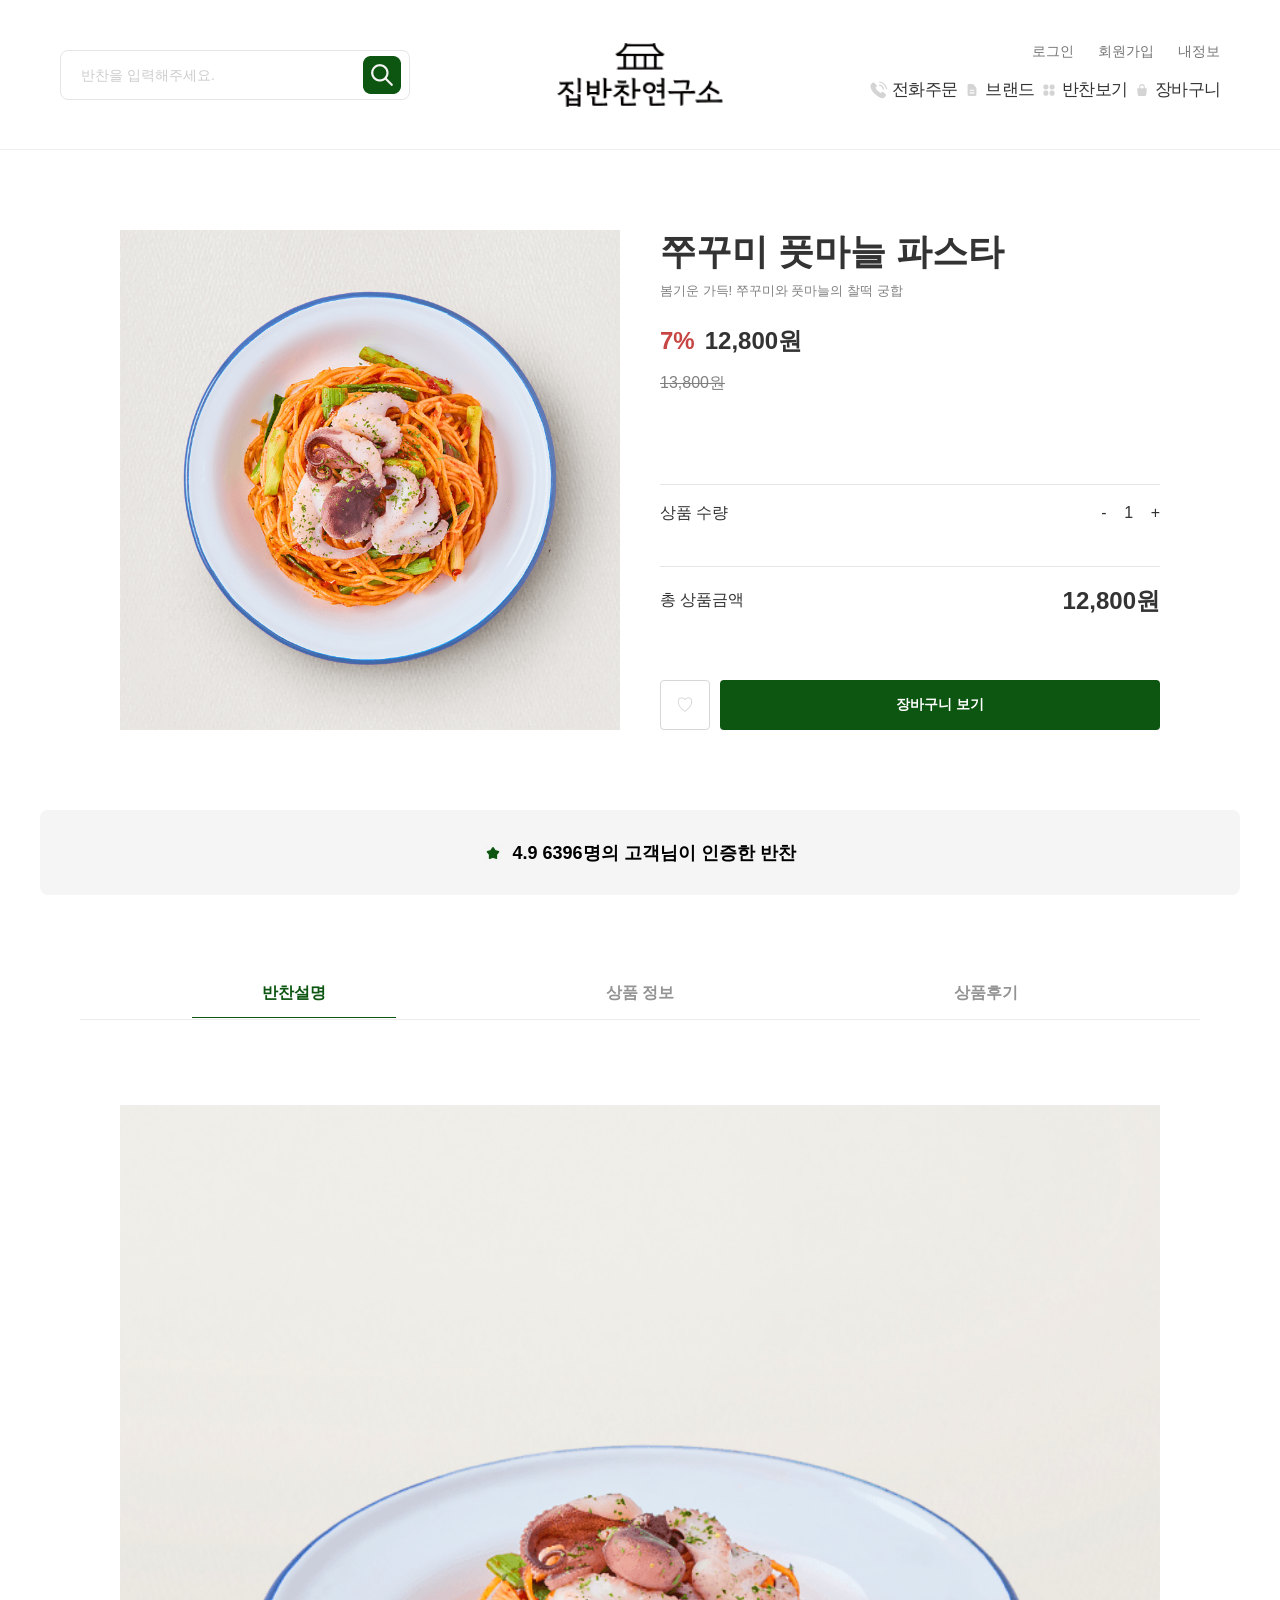
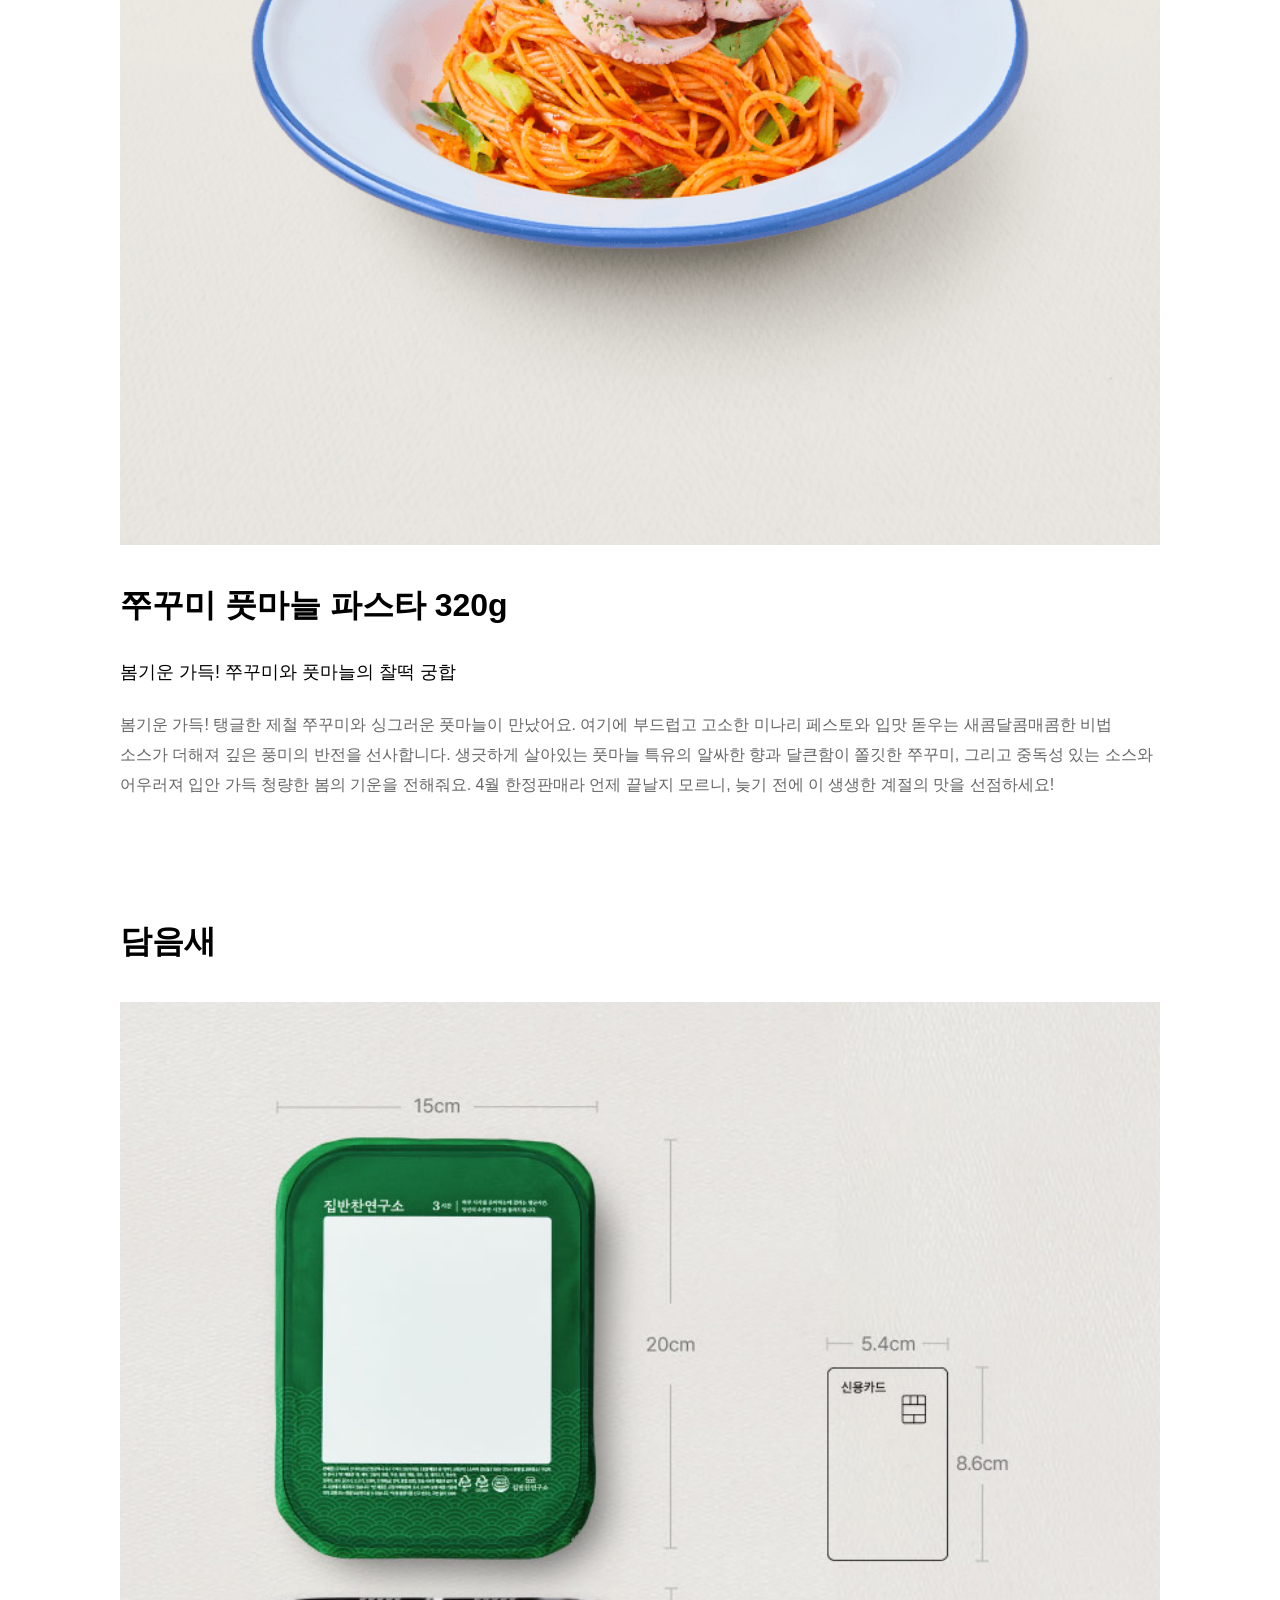
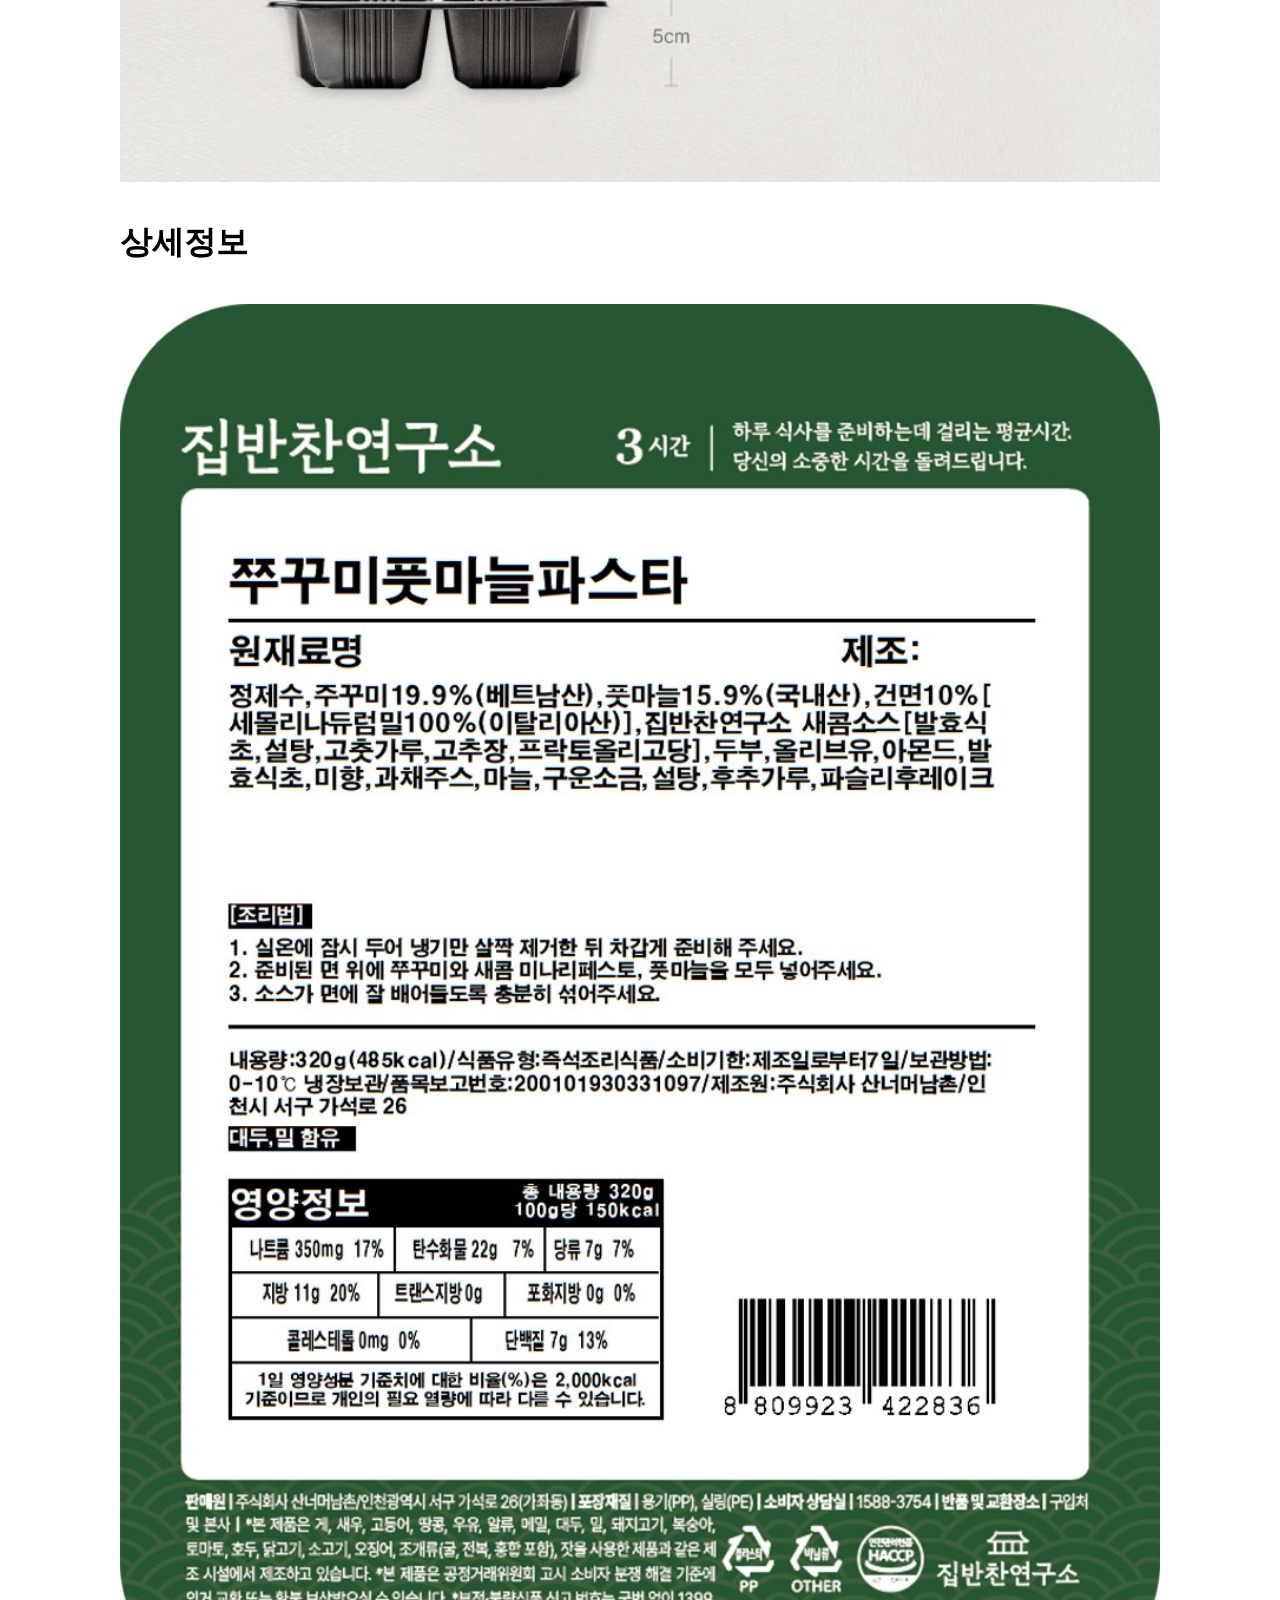
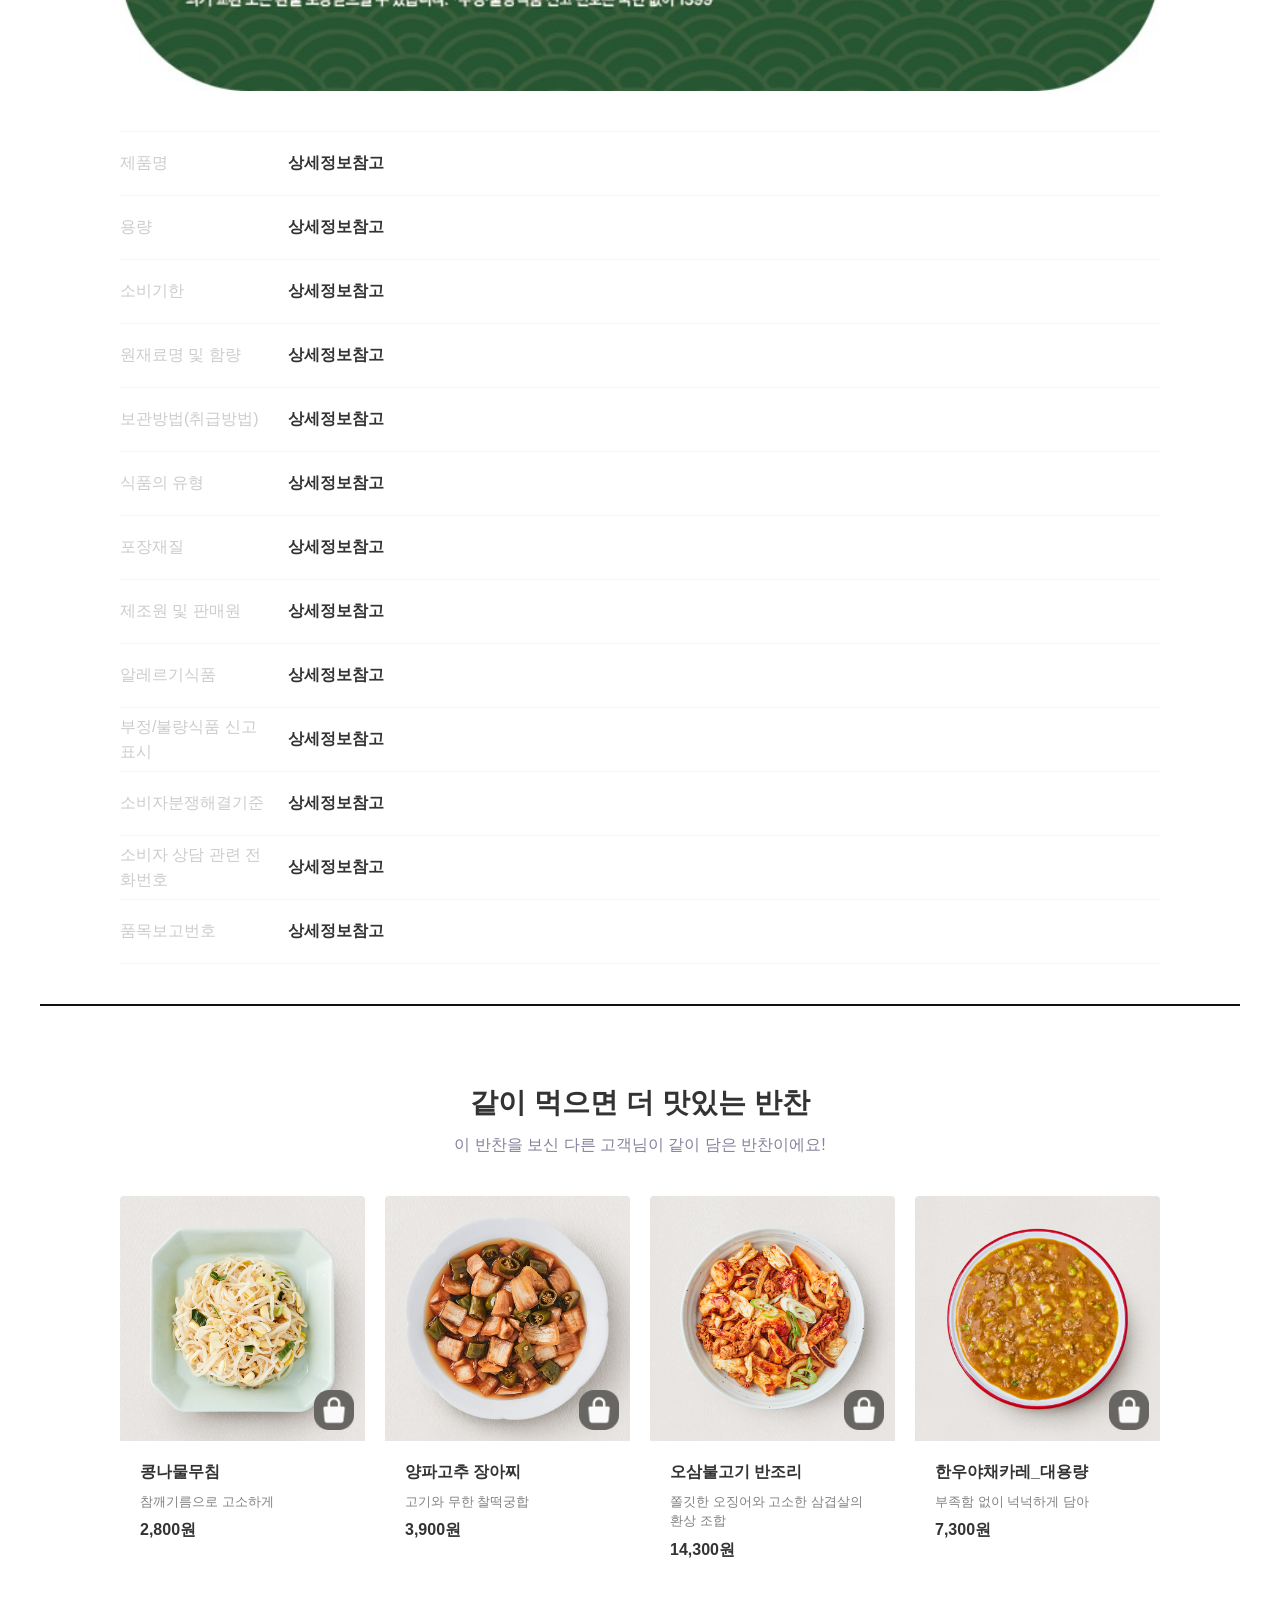
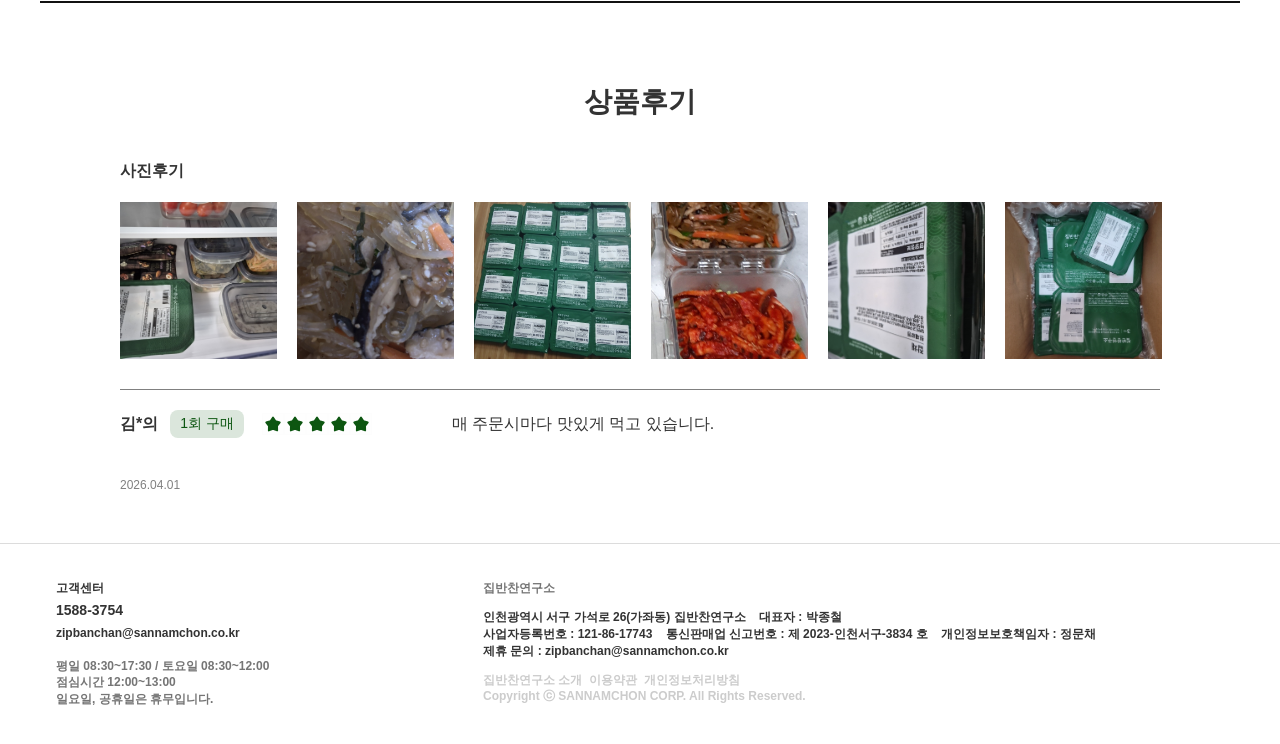
<file: sub1.html>
﻿<!doctype html>
<html lang="ko">
  <head>
    <meta charset="UTF-8" />
    <meta name="viewport" content="width=device-width, initial-scale=1.0" />
    <title>집반찬연구소 상품 상세 | 최홍준 포트폴리오</title>
    <meta
      name="description"
      content="집반찬연구소 상품 상세 화면을 커머스 구매 흐름에 맞춰 재구성한 반응형 웹 퍼블리싱 페이지입니다."
    />
    <link rel="stylesheet" href="./css/reset.css" />
    <link rel="stylesheet" href="./css/common.css" />
    <link rel="stylesheet" href="./css/main.css" />
    <link rel="stylesheet" href="./css/sub1.css" />
  </head>
  <body>
    <div class="wrap">
      <!-- 헤더 영역 -->
      <header class="site-header" aria-label="헤더 영역">
        <div class="header-box-group" aria-label="헤더 자식 박스 영역">
          <div class="header-box header-box--search" aria-label="search 박스">
            <div class="search-box">
              <input
                type="text"
                placeholder="반찬을 입력해주세요."
                aria-label="검색어 입력"
              />
              <button class="search-button" type="button" aria-label="검색">
                <img src="./images/logo/icon4.png" alt="검색" />
              </button>
            </div>
          </div>
          <div class="header-box header-box--logo" aria-label="logo 박스">
            <a
              href="./index.html"
              class="header-link logo-box"
              aria-label="집반찬연구소 로고"
            >
              <img src="./images/logo/logo1.png" alt="집반찬연구소" />
            </a>
          </div>
          <div class="header-box header-box--right" aria-label="right 박스">
            <div class="utility-box">
              <div class="utility-top">
                <span class="utility-item">로그인</span>
                <span class="utility-item">회원가입</span>
                <span class="utility-item">내정보</span>
              </div>
              <div class="utility-bottom">
                <span class="utility-icon-item"
                  ><img
                    src="./images/logo/icon4.svg"
                    alt=""
                    aria-hidden="true"
                  />전화주문</span
                >
                <span class="utility-icon-item"
                  ><img
                    src="./images/logo/icon5.svg"
                    alt=""
                    aria-hidden="true"
                  />브랜드</span
                >
                <span class="utility-icon-item"
                  ><img
                    src="./images/logo/icon6.svg"
                    alt=""
                    aria-hidden="true"
                  />반찬보기</span
                >
                <span class="utility-icon-item"
                  ><img
                    src="./images/logo/icon7.svg"
                    alt=""
                    aria-hidden="true"
                  />장바구니</span
                >
              </div>
            </div>
          </div>
        </div>
      </header>
      <!-- 메인 영역 -->
      <main class="main">
        <section class="box box1">
          <div class="box1-inner">
            <div class="box1-image">
              <img
                src="./images/Details/1boximg.png"
                alt="쭈꾸미 풋마늘 파스타"
              />
            </div>

            <div class="box1-info">
              <h2 class="product-title">쭈꾸미 풋마늘 파스타</h2>
              <p class="product-desc">
                봄기운 가득! 쭈꾸미와 풋마늘의 찰떡 궁합
              </p>

              <div class="price-row">
                <span class="discount-rate">7%</span>
                <strong class="sale-price">12,800원</strong>
              </div>

              <p class="origin-price">13,800원</p>

              <div class="info-line">
                <span>상품 수량</span>
                <div class="qty-box">
                  <button type="button" class="qty-btn">-</button>
                  <span class="qty-num">1</span>
                  <button type="button" class="qty-btn">+</button>
                </div>
              </div>

              <div class="total-line">
                <span class="total-label">총 상품금액</span>
                <strong class="total-price">12,800원</strong>
              </div>

              <div class="action-row">
                <button type="button" class="wish-btn">♡</button>
                <button type="button" class="cart-btn">장바구니 보기</button>
              </div>
            </div>
          </div>
        </section>

        <section class="box box2">
          <div class="box2-inner">
            <img
              class="box2-icon"
              src="./images/Details/1boxicon.svg"
              alt="별 아이콘"
            />
            <p>4.9 6396명의 고객님이 인증한 반찬</p>
          </div>
        </section>

        <section class="box box3">
          <div class="box3-inner">
            <button type="button" class="box3-tab is-active">반찬설명</button>
            <button type="button" class="box3-tab">상품 정보</button>
            <button type="button" class="box3-tab">상품후기</button>
          </div>
        </section>

        <section class="box box4">
          <div class="box4-inner">
            <img
              src="./images/Details/box3img1.png"
              alt="쭈꾸미 풋마늘 파스타 이미지"
              class="box4-image box4-image1"
            />

            <div class="box4-copy">
              <h3 class="box4-title">쭈꾸미 풋마늘 파스타 320g</h3>
              <p class="box4-subtitle">
                봄기운 가득! 쭈꾸미와 풋마늘의 찰떡 궁합
              </p>
              <p class="box4-desc">
                봄기운 가득! 탱글한 제철 쭈꾸미와 싱그러운 풋마늘이 만났어요.
                여기에 부드럽고 고소한 미나리 페스토와 입맛 돋우는
                새콤달콤매콤한 비법 소스가 더해져 깊은 풍미의 반전을 선사합니다.
                생긋하게 살아있는 풋마늘 특유의 알싸한 향과 달큰함이 쫄깃한
                쭈꾸미, 그리고 중독성 있는 소스와 어우러져 입안 가득 청량한 봄의
                기운을 전해줘요. 4월 한정판매라 언제 끝날지 모르니, 늦기 전에 이
                생생한 계절의 맛을 선점하세요!
              </p>
            </div>

            <h4 class="box4-section-title">담음새</h4>
            <img
              src="./images/Details/box3img2.jpg"
              alt="쭈꾸미 풋마늘 파스타 포장 정보"
              class="box4-image box4-image2"
            />

            <h4 class="box4-section-title">상세정보</h4>
            <img
              src="./images/Details/box3img3.jpg"
              alt="쭈꾸미 풋마늘 파스타 상세 정보"
              class="box4-image box4-image3"
            />

            <div class="box4-table">
              <div class="box4-table-row">
                <div class="box4-table-label">제품명</div>
                <div class="box4-table-value">상세정보참고</div>
              </div>
              <div class="box4-table-row">
                <div class="box4-table-label">용량</div>
                <div class="box4-table-value">상세정보참고</div>
              </div>
              <div class="box4-table-row">
                <div class="box4-table-label">소비기한</div>
                <div class="box4-table-value">상세정보참고</div>
              </div>
              <div class="box4-table-row">
                <div class="box4-table-label">원재료명 및 함량</div>
                <div class="box4-table-value">상세정보참고</div>
              </div>
              <div class="box4-table-row">
                <div class="box4-table-label">보관방법(취급방법)</div>
                <div class="box4-table-value">상세정보참고</div>
              </div>
              <div class="box4-table-row">
                <div class="box4-table-label">식품의 유형</div>
                <div class="box4-table-value">상세정보참고</div>
              </div>
              <div class="box4-table-row">
                <div class="box4-table-label">포장재질</div>
                <div class="box4-table-value">상세정보참고</div>
              </div>
              <div class="box4-table-row">
                <div class="box4-table-label">제조원 및 판매원</div>
                <div class="box4-table-value">상세정보참고</div>
              </div>
              <div class="box4-table-row">
                <div class="box4-table-label">알레르기식품</div>
                <div class="box4-table-value">상세정보참고</div>
              </div>
              <div class="box4-table-row">
                <div class="box4-table-label">부정/불량식품 신고표시</div>
                <div class="box4-table-value">상세정보참고</div>
              </div>
              <div class="box4-table-row">
                <div class="box4-table-label">소비자분쟁해결기준</div>
                <div class="box4-table-value">상세정보참고</div>
              </div>
              <div class="box4-table-row">
                <div class="box4-table-label">소비자 상담 관련 전화번호</div>
                <div class="box4-table-value">상세정보참고</div>
              </div>
              <div class="box4-table-row">
                <div class="box4-table-label">품목보고번호</div>
                <div class="box4-table-value">상세정보참고</div>
              </div>
            </div>
          </div>
        </section>

        <section class="box box5">
          <div class="box5-inner">
            <h3 class="box5-title">같이 먹으면 더 맛있는 반찬</h3>
            <p class="box5-desc">
              이 반찬을 보신 다른 고객님이 같이 담은 반찬이에요!
            </p>

            <div class="box5-list">
              <article class="box5-card">
                <div class="box5-image-wrap">
                  <img
                    src="./images/Details/box4img1.jpg"
                    alt="콩나물무침"
                    class="box5-image"
                  />
                  <img
                    src="./images/Details/box4icon1.png"
                    alt="장바구니 아이콘"
                    class="box5-cart-icon"
                  />
                </div>
                <div class="box5-info">
                  <p class="box5-item-title">콩나물무침</p>
                  <p class="box5-item-desc">참깨기름으로 고소하게</p>
                  <p class="box5-item-price">2,800원</p>
                </div>
              </article>

              <article class="box5-card">
                <div class="box5-image-wrap">
                  <img
                    src="./images/Details/box4img2.jpg"
                    alt="양파고추 장아찌"
                    class="box5-image"
                  />
                  <img
                    src="./images/Details/box4icon1.png"
                    alt="장바구니 아이콘"
                    class="box5-cart-icon"
                  />
                </div>
                <div class="box5-info">
                  <p class="box5-item-title">양파고추 장아찌</p>
                  <p class="box5-item-desc">고기와 무한 찰떡궁합</p>
                  <p class="box5-item-price">3,900원</p>
                </div>
              </article>

              <article class="box5-card">
                <div class="box5-image-wrap">
                  <img
                    src="./images/Details/box4img3.jpg"
                    alt="오삼불고기 반조리"
                    class="box5-image"
                  />
                  <img
                    src="./images/Details/box4icon1.png"
                    alt="장바구니 아이콘"
                    class="box5-cart-icon"
                  />
                </div>
                <div class="box5-info">
                  <p class="box5-item-title">오삼불고기 반조리</p>
                  <p class="box5-item-desc">
                    쫄깃한 오징어와 고소한 삼겹살의 환상 조합
                  </p>
                  <p class="box5-item-price">14,300원</p>
                </div>
              </article>

              <article class="box5-card">
                <div class="box5-image-wrap">
                  <img
                    src="./images/Details/box4img4.jpg"
                    alt="한우야채카레 대용량"
                    class="box5-image"
                  />
                  <img
                    src="./images/Details/box4icon1.png"
                    alt="장바구니 아이콘"
                    class="box5-cart-icon"
                  />
                </div>
                <div class="box5-info">
                  <p class="box5-item-title">한우야채카레_대용량</p>
                  <p class="box5-item-desc">부족함 없이 넉넉하게 담아</p>
                  <p class="box5-item-price">7,300원</p>
                </div>
              </article>
            </div>
          </div>
        </section>

        <section class="box box6">
          <div class="box6-inner">
            <h3 class="box6-title">상품후기</h3>
            <p class="box6-photo-title">사진후기</p>

            <div class="box6-photo-list">
              <img
                src="./images/box5/img1.jpg"
                alt="상품후기 이미지 1"
                class="box6-photo"
              />
              <img
                src="./images/box5/img2.jpg"
                alt="상품후기 이미지 2"
                class="box6-photo"
              />
              <img
                src="./images/box5/img3.jpg"
                alt="상품후기 이미지 3"
                class="box6-photo"
              />
              <img
                src="./images/box5/img4.jpg"
                alt="상품후기 이미지 4"
                class="box6-photo"
              />
              <img
                src="./images/box5/img5.jpg"
                alt="상품후기 이미지 5"
                class="box6-photo"
              />
              <img
                src="./images/box5/img6.jpg"
                alt="상품후기 이미지 6"
                class="box6-photo"
              />
            </div>

            <div class="box6-review">
              <div class="box6-review-top">
                <div class="box6-review-left">
                  <span class="box6-review-name">김*의</span>
                  <span class="box6-review-badge">1회 구매</span>

                  <div class="box6-review-stars" aria-label="별점 5점">
                    <img
                      src="./images/Details/1boxicon.svg"
                      alt=""
                      class="box6-star"
                    />
                    <img
                      src="./images/Details/1boxicon.svg"
                      alt=""
                      class="box6-star"
                    />
                    <img
                      src="./images/Details/1boxicon.svg"
                      alt=""
                      class="box6-star"
                    />
                    <img
                      src="./images/Details/1boxicon.svg"
                      alt=""
                      class="box6-star"
                    />
                    <img
                      src="./images/Details/1boxicon.svg"
                      alt=""
                      class="box6-star"
                    />
                  </div>
                </div>

                <p class="box6-review-text">
                  매 주문시마다 맛있게 먹고 있습니다.
                </p>
              </div>

              <p class="box6-review-date">2026.04.01</p>
            </div>
          </div>
        </section>
      </main>
      <div class="footer-divider" aria-hidden="true"></div>
      <!-- 풋터 영역 -->
      <footer class="site-footer" aria-label="풋터 영역">
        <div class="footer-box-group" aria-label="풋터 자식 박스 영역">
          <div
            class="footer-box footer-box--left"
            aria-label="풋터 자식 박스 1"
          >
            <div class="footer-content">
              <p class="footer-contact">
                고객센터
                <span class="footer-contact-phone">1588-3754</span>
                zipbanchan@sannamchon.co.kr
              </p>
              <p class="footer-text">
                평일 08:30~17:30 / 토요일 08:30~12:00<br />
                점심시간 12:00~13:00<br />
                일요일, 공휴일은 휴무입니다.
              </p>
            </div>
          </div>
          <div
            class="footer-box footer-box--right"
            aria-label="풋터 자식 박스 2"
          >
            <div class="footer-content">
              <p class="footer-title">집반찬연구소</p>
              <p class="footer-text">
                인천광역시 서구 가석로 26(가좌동)
                집반찬연구소&nbsp;&nbsp;&nbsp;&nbsp;대표자 : 박종철<br />
                사업자등록번호 : 121-86-17743&nbsp;&nbsp;&nbsp;&nbsp;통신판매업
                신고번호 : 제 2023-인천서구-3834
                호&nbsp;&nbsp;&nbsp;&nbsp;개인정보보호책임자 : 정문채<br />
                제휴 문의 : zipbanchan@sannamchon.co.kr
              </p>
              <p class="footer-links">
                집반찬연구소
                소개&nbsp;&nbsp;이용약관&nbsp;&nbsp;개인정보처리방침
              </p>
              <p class="footer-copy">
                Copyright ⓒ SANNAMCHON CORP. All Rights Reserved.
              </p>
            </div>
          </div>
        </div>
      </footer>
    </div>
    <!-- </div class="wrap"> -->
  </body>
</html>
</file>
<file: css/common.css>
﻿@charset "utf-8";

header {
  width: 1200px;
  height: 150px;
  margin: 0 auto;
  background: #ffffff;
  display: flex;
  align-items: center;
  justify-content: space-between;
  padding: 0; /* 왼쪽 딱 붙이기 */
  border-bottom: 1px solid #eee;
  position: relative;
}

.header-left {
  width: 350px;
  flex: 0 0 350px;
}

.search-box {
  display: flex;
  align-items: center;
  width: 350px;
  height: 50px;
  border: 1px solid #e5e5e5;
  border-radius: 6px;
  overflow: hidden;
  background: #ffffff;
}

.search-box input {
  flex: 1;
  border: none;
  padding: 0 12px;
  font-size: 14px;
  background: transparent;
  outline: none;
}

.search-box input::placeholder {
  color: #cccccc;
}

.search-btn {
  width: 50px;
  height: 50px;
  display: flex;
  align-items: center;
  justify-content: center;
  background: transparent;
}

.search-btn img {
  width: 36px;
  height: 36px;
  object-fit: contain;
  display: block;
}

.header-center {
  position: absolute;
  left: 50%;
  transform: translateX(-50%);
  text-align: center;
}

.logo-placeholder {
  width: 160px;
  height: 66px;
  margin: 0 auto;
  display: flex;
  align-items: center;
  justify-content: center;
}

.logo-placeholder img {
  width: 100%;
  height: 100%;
  object-fit: contain;
  display: block;
}

.header-right {
  width: 320px;
  flex: 0 0 320px;
  display: flex;
  flex-direction: column;
  align-items: flex-end;
  gap: 20px;
}

.top-links {
  font-size: 14px;
  color: #777;
  display: flex;
  gap: 12px;
}

.menu-links {
  font-size: 17px;
  color: #333;
  display: flex;
  gap: 20px;
  align-items: center;
  font-weight: 500;
  white-space: nowrap;
}

.menu-item {
  display: flex;
  align-items: center;
  gap: 6px;
  white-space: nowrap;
}

.icon {
  width: 17px;
  height: 17px;
  display: inline-flex;
  align-items: center;
  justify-content: center;
}

.icon img {
  width: 100%;
  height: 100%;
  object-fit: contain;
  display: block;
}

.icon.phone {
  border-radius: 50%;
}
.icon.brand {
  background: #ffffff;
}
.icon.menu {
  background: #bbb;
}
.icon.cart {
  border-radius: 3px;
}

.h3-child {
  width: 100%;
  height: 40px;
  background: #ff99cc;
}

.h1 {
  background: #ffb3da;
}
.h2 {
  background: #ff80c1;
}
.h3 {
  background: #ff4da8;
}
.footer-left {
  width: 320px;
}
footer {
  border-top: 1px solid #e5e5e5;
}
.footer-right {
  width: 760px;
  display: flex;
  flex-direction: column;
  gap: 0; /* 전체 간격 촘촘하게 */
}

.footer-title {
  font-size: 13px;
  line-height: 1.4;
  font-weight: 700;
  color: #111;
  margin-bottom: 0;
}

.footer-phone {
  font-size: 33px;
  line-height: 1;
  font-weight: 700;
  color: #111;
  margin-bottom: 0;
  letter-spacing: -0.5px;
}

.footer-email {
  font-size: 13px;
  line-height: 1.4;
  font-weight: 700;
  color: #111;
  margin-bottom: 24px;
}

.footer-time,
.footer-break,
.footer-holiday,
.footer-company-info,
.footer-links,
.footer-copy {
  font-size: 12px;
  line-height: 1.1; /* 줄간격 줄임 */
  font-weight: 600;
  color: #7f7f7f;
}

.footer-company-name {
  font-size: 13px;
  line-height: 1.1;
  font-weight: 700;
  color: #8c8c8c;
  margin-bottom: 18px; /* 간격 줄임 */
}

.footer-company-info {
  color: #555;
  margin-bottom: 0;
  word-break: keep-all;
}

.footer-contact {
  margin-bottom: 20px;
}

.footer-links {
  display: flex;
  gap: 6px;
  margin-top: 0;
  margin-bottom: 0;
  color: #b1b1b1;
}

.footer-links a {
  color: inherit;
  text-decoration: none;
}

.footer-copy {
  color: #c1c1c1;
}
/* footer */
footer {
  margin-top: 20px;
  width: 100%;
  min-height: 200px;
  background: #ffffff;
  border-top: 1px solid #e5e5e5;
}

/* =========================================================
  Mobile common safety polish
========================================================= */
html,
body {
  max-width: 100%;
  overflow-x: hidden;
}

img,
svg,
video {
  max-width: 100%;
  height: auto;
}

@media (max-width: 768px) {
  header {
    width: 100%;
    height: auto;
    min-height: 72px;
    padding: 12px 20px;
    gap: 12px;
  }

  .header-left,
  .header-right {
    width: auto;
    flex: 0 0 auto;
  }

  .header-center {
    position: static;
    flex: 1;
    transform: none;
  }

  .search-box {
    width: 44px;
    height: 44px;
    border: 0;
    background: transparent;
  }

  .search-box input,
  .top-links,
  .menu-links {
    display: none;
  }

  .search-btn {
    width: 44px;
    height: 44px;
  }

  .logo-placeholder {
    width: 132px;
    height: 54px;
  }

  .footer-left,
  .footer-right {
    width: 100%;
  }
}
</file>
<file: css/main.css>
﻿@charset "utf-8";
:root {
  --bg: #ffffff;
  --banner-color: #dc5755;
  --inner-width: 1200px;
  --header-height: 150px;
  --banner-height: 450px;
  --main-min-height: 600px;
  --footer-height: 200px;
}

* {
  box-sizing: border-box;
}

html,
body {
  margin: 0;
  padding: 0;
  background: var(--bg);
}

body {
  min-height: 100vh;
  overflow-x: hidden;
  font-family: Arial, "Apple SD Gothic Neo", "Noto Sans KR", sans-serif;
}

.main-content,
.site-footer {
  width: min(100%, var(--inner-width));
  margin: 0 auto;
}

.site-header {
  width: 100%;
  margin: 0;
  display: flex;
  align-items: center;
  height: var(--header-height);
  background: #ffffff;
  padding: 0;
}

.header-box-group {
  display: flex;
  align-items: center;
  justify-content: space-between;
  width: min(100%, var(--inner-width));
  height: 100%;
  margin: 0 auto;
  padding: 0 20px;
}

.header-box {
  flex: none;
}

.header-link {
  text-decoration: none;
  color: inherit;
}

.header-box--search {
  width: 350px;
  height: 60px;
  display: flex;
  align-items: center;
}

.search-box {
  width: 350px;
  height: 50px;
  border: 1px solid #e5e5e5;
  border-radius: 8px;
  background: #ffffff;
  display: flex;
  align-items: center;
  padding: 0 8px;
}

.search-box input {
  flex: 1;
  height: 100%;
  border: 0;
  outline: 0;
  font-size: 14px;
  font-weight: 400;
  color: #333333;
  background: transparent;
}

.search-box input::placeholder {
  color: #cccccc;
}

.search-box input:focus {
  color: #333333;
}

.search-button {
  width: 38px;
  height: 38px;
  border: 0;
  padding: 0;
  background: transparent;
  cursor: pointer;
  flex: none;
}

.search-button img {
  width: 100%;
  height: 100%;
  display: block;
}

.header-box--logo {
  width: 350px;
  height: 70px;
  display: flex;
  align-items: center;
  justify-content: center;
}

.logo-box {
  width: 100%;
  height: 70px;
  display: flex;
  align-items: center;
  justify-content: center;
}

.logo-box img {
  width: 100%;
  height: 100%;
  display: block;
  object-fit: contain;
}

.header-box--right {
  width: 350px;
  height: 90px;
  display: flex;
  flex-direction: column;
  justify-content: center;
}

.mobile-menu-toggle,
.mobile-search-panel,
.mobile-menu-panel {
  display: none;
}

.utility-box {
  width: 100%;
}

.utility-top {
  height: 30px;
  background: #ffffff;
  display: flex;
  align-items: center;
  justify-content: flex-end;
  gap: 24px;
  font-size: 14px;
  color: #757575;
  font-weight: 500;
}

.utility-bottom {
  height: 46px;
  background: #ffffff;
  display: flex;
  align-items: center;
  justify-content: flex-end;
  gap: 6px;
  font-size: 17px;
  color: #333333;
  font-weight: 500;
  letter-spacing: -0.03em;
}

.utility-item {
  white-space: nowrap;
}

.utility-icon-item {
  display: inline-flex;
  align-items: center;
  gap: 4px;
  white-space: nowrap;
}

.utility-icon-item img {
  width: 18px;
  height: 18px;
  display: block;
  flex: none;
}

/* .banner {
  width: 100%;
  height: var(--banner-height);
  background: var(--banner-color) url("./images/00_banner/banner.jpg") center
    center / cover no-repeat;
} */
.main-visual {
  width: 100%;
  height: 480px;
  margin: 0 auto;
  position: relative;
  overflow: hidden;
  background: #dbe7e4;
}

.main-visual .swiper {
  width: 100%;
  height: 100%;
}

.main-visual .swiper-slide {
  width: 100%;
  height: 100%;
}

.main-visual .swiper-slide a {
  display: block;
  width: 100%;
  height: 100%;
}

.main-visual .swiper-slide img {
  width: 100%;
  height: 100%;
  display: block;
  object-fit: cover;
  object-position: center center;
}

/* 이전/다음 버튼 */
.mv-nav {
  position: absolute;
  left: max(24px, calc((100% - var(--inner-width)) / 2 + 80px));
  bottom: 23px;
  z-index: 10;
  display: flex;
  gap: 12px;
}

.mv-btn {
  width: 40px;
  height: 40px;
  border: 0;
  border-radius: 50%;
  background: rgba(255, 255, 255, 0.85);
  display: flex;
  align-items: center;
  justify-content: center;
  cursor: pointer;
  padding: 0;
}

.mv-btn svg {
  width: 24px;
  height: 24px;
}

.mv-btn path {
  fill: none;
  stroke: #8f8f8f;
  stroke-width: 2.3;
  stroke-linecap: round;
  stroke-linejoin: round;
}

/* 페이지 표시 1/5 */
.mv-fraction {
  position: absolute;
  right: max(24px, calc((100% - var(--inner-width)) / 2 + 80px));
  bottom: 23px;
  z-index: 10;
  min-width: 48px;
  height: 26px;
  padding: 0 10px;
  border-radius: 13px;
  background: rgba(110, 110, 110, 0.85);
  color: #fff;
  font-size: 14px;
  font-weight: 600;
  line-height: 26px;
  text-align: center;
}

.mv-fraction .slash {
  margin: 0 2px;
}
.main-content {
  min-height: var(--main-min-height);
  background: transparent;
  padding-top: 0;
}

.main-stack {
  display: flex;
  flex-direction: column;
  gap: 0;
}

.content-box {
  width: 100%;
}

.content-box--box1 {
  min-height: 1256px;
  background: transparent;
  padding: 50px 0 16px;
}

.content-box--box2 {
  min-height: 689px;
  background: transparent;
  padding: 50px 0 16px;
}

.content-box--box3 {
  min-height: 760px;
  background: transparent;
  padding: 56px 0 20px;
}

.content-box--box4 {
  height: 200px;
  background: transparent;
  padding: 25px 0;
}

.content-box--box5 {
  height: 1351px;
  background: transparent;
  padding: 50px 0 0;
}

.box1-inner,
.box2-inner,
.box3-inner,
.box5-inner {
  width: 100%;
  max-width: 1200px;
  margin: 0 auto;
  padding: 0 16px;
}

.box4-inner {
  width: 1200px;
  max-width: 1200px;
  margin: 0 auto;
  padding: 0;
}

.box5-header {
  text-align: center;
  margin-bottom: 41px;
}

.box5-title {
  margin: 0 0 8px;
  font-size: 28px;
  line-height: 1.2;
  color: #333333;
  font-weight: 600;
}

.box5-subtitle {
  margin: 0;
  font-size: 16px;
  line-height: 1.5;
  color: #333333;
  font-weight: 400;
}

.promo-banner-grid {
  display: flex;
  gap: 16px;
}

.promo-banner {
  display: block;
  width: 389px;
  height: 150px;
  border-radius: 10px;
  overflow: hidden;
  text-decoration: none;
  flex: none;
}

.promo-banner__full-image {
  display: block;
  width: 100%;
  height: 100%;
  object-fit: cover;
  object-position: center center;
}

.md-filter-list {
  display: flex;
  align-items: center;
  justify-content: center;
  flex-wrap: wrap;
  gap: 12px;
  margin: 0 0 41px;
  padding: 0;
  list-style: none;
}

.md-filter-button {
  min-width: 56px;
  height: 34px;
  padding: 0 18px;
  border: 0;
  border-radius: 999px;
  background: #efefef;
  font-size: 14px;
  line-height: 1;
  color: #555555;
  font-weight: 600;
  letter-spacing: -0.03em;
  cursor: pointer;
}

.md-filter-button--active {
  background: #0c6a1a;
  color: #ffffff;
}

.box3-inner {
  width: 100%;
  max-width: 1200px;
  margin: 0 auto;
  padding: 0 16px;
}

.box1-title-wrap,
.box2-title-wrap {
  text-align: center;
  margin-bottom: 28px;
}

.box3-title-wrap {
  text-align: center;
  margin-bottom: 28px;
}

.box1-title,
.box2-title {
  margin: 0 0 8px;
  font-size: 28px;
  line-height: 1.2;
  color: #333333;
  font-weight: 600;
}

.box3-title {
  margin: 0 0 8px;
  font-size: 28px;
  line-height: 1.2;
  color: #333333;
  font-weight: 600;
}

.box1-subtitle,
.box2-subtitle {
  margin: 0;
  font-size: 16px;
  line-height: 1.5;
  color: #333333;
  font-weight: 400;
}

.box3-subtitle {
  margin: 0;
  font-size: 16px;
  line-height: 1.5;
  color: #333333;
  font-weight: 400;
}

.card-grid {
  width: 100%;
  display: grid;
  grid-template-columns: repeat(4, 1fr);
  gap: 16px;
}

.food-card {
  background: #ffffff;
  overflow: hidden;
}

.food-card-thumb {
  width: 100%;
  height: 370px;
  background: #f2f2f2;
  border-radius: 8px 8px 0 0;
  overflow: hidden;
}

.food-card-thumb img {
  width: 100%;
  height: 100%;
  object-fit: cover;
  display: block;
}

.food-card-body {
  min-height: 162px;
  padding: 16px;
}

.food-card-badges {
  display: flex;
  align-items: center;
  gap: 4px;
  min-height: 18px;
  margin: 0 0 8px;
}

.food-card-badge {
  display: inline-flex;
  align-items: center;
  justify-content: center;
  height: 18px;
  padding: 0 6px;
  border-radius: 2px;
  font-size: 12px;
  line-height: 1;
  color: #ffffff;
  font-weight: 700;
  letter-spacing: -0.02em;
}

.food-card-badge--new {
  background: #ef4d4d;
}

.food-card-badge--popular {
  background: #6bbf59;
}

.food-card-badge--mild {
  background: #f0ad45;
}

.food-card-title {
  margin: 0 0 8px;
  font-size: 16px;
  line-height: 1.4;
  color: #333333;
  font-weight: 600;
}

.food-card-desc {
  margin: 0 0 8px;
  font-size: 13px;
  line-height: 1.5;
  color: #333333;
  font-weight: 400;
}

.food-card-price-row {
  display: flex;
  align-items: baseline;
  gap: 8px;
}

.food-card-sale {
  font-size: 16px;
  font-weight: 600;
  color: #f05b78;
}

.food-card-price {
  font-size: 16px;
  font-weight: 600;
  color: #333333;
}

.food-card-origin {
  margin: 6px 0 0;
  font-size: 14px;
  color: #808080;
  text-decoration: line-through;
}

.meal-grid {
  width: 100%;
  display: grid;
  grid-template-columns: repeat(4, 1fr);
  gap: 16px;
}

.meal-card {
  height: 538px;
  background: #ffffff;
  border: 0;
  position: relative;
  overflow: hidden;
}

.meal-card-thumb {
  position: relative;
  width: 100%;
  height: 380px;
  background: #f2f2f2;
  border-radius: 8px 8px 0 0;
  overflow: hidden;
}

.meal-card-thumb img {
  width: 100%;
  height: 100%;
  object-fit: cover;
  display: block;
}

.meal-card-lock {
  position: absolute;
  right: 16px;
  bottom: 16px;
  z-index: 1;
}

.meal-card-lock img {
  width: auto;
  height: auto;
  display: block;
}

.meal-card-sale-badge {
  position: absolute;
  top: 16px;
  left: 16px;
  z-index: 1;
}

.meal-card-sale-badge img {
  width: auto;
  height: auto;
  display: block;
}

.meal-card-body {
  height: 158px;
  padding: 14px 14px 12px;
}

.meal-card-badges {
  display: flex;
  gap: 4px;
  margin: 0 0 8px;
}

.meal-card-badges:empty {
  display: none;
}

.meal-card-badge {
  display: inline-flex;
  align-items: center;
  justify-content: center;
  height: 18px;
  padding: 0 6px;
  border-radius: 2px;
  font-size: 12px;
  line-height: 1;
  color: #ffffff;
  font-weight: 700;
  letter-spacing: -0.02em;
}

.meal-card-badge--hot {
  background: #ef4d4d;
}

.meal-card-badge--best {
  background: #f0ad45;
}

.meal-card-title {
  margin: 0 0 8px;
  font-size: 16px;
  line-height: 1.4;
  color: #333333;
  font-weight: 600;
  letter-spacing: -0.02em;
}

.meal-card-desc {
  margin: 0 0 8px;
  font-size: 14px;
  line-height: 1.4;
  color: #838383;
  font-weight: 600;
}

.meal-card-price-row {
  display: flex;
  align-items: baseline;
  gap: 8px;
}

.meal-card-sale {
  font-size: 16px;
  font-weight: 600;
  color: #bd2420;
}

.meal-card-price {
  font-size: 16px;
  font-weight: 600;
  color: #333333;
}

.meal-card-origin {
  margin: 8px 0 0;
  font-size: 12px;
  line-height: 1;
  color: #a8a8a8;
  font-weight: 600;
  text-decoration: line-through;
}

.recommend-layout {
  display: flex;
  flex-direction: column;
  gap: 16px;
}

.recommend-row {
  display: grid;
  grid-template-columns: 576px 576px;
  gap: 16px;
}

.recommend-row-main {
  display: block;
  width: 576px;
  text-decoration: none;
  color: inherit;
}

.recommend-row-main-thumb {
  width: 576px;
  height: 538px;
  background: #cccccc;
  border-radius: 8px;
  overflow: hidden;
}

.recommend-row-main-thumb img {
  width: 100%;
  height: 100%;
  object-fit: cover;
  display: block;
}

.recommend-row-side {
  display: grid;
  grid-template-columns: repeat(2, 280px);
  gap: 16px;
}

.recommend-item-card {
  width: 280px;
  background: #ffffff;
}

.recommend-item-thumb {
  width: 280px;
  height: 380px;
  background: #cccccc;
  border-radius: 8px 8px 0 0;
  overflow: hidden;
}

.recommend-item-thumb img {
  width: 100%;
  height: 100%;
  object-fit: cover;
  display: block;
}

.recommend-item-body {
  width: 280px;
  height: 158px;
  padding-top: 16px;
}

.recommend-item-badges {
  display: flex;
  align-items: center;
  gap: 4px;
  min-height: 18px;
  margin: 0 0 8px;
}

.recommend-item-badges:empty {
  display: none;
}

.recommend-item-badge {
  display: inline-flex;
  align-items: center;
  justify-content: center;
  height: 18px;
  padding: 0 6px;
  border-radius: 2px;
  font-size: 12px;
  line-height: 1;
  color: #ffffff;
  font-weight: 700;
  letter-spacing: -0.02em;
}

.recommend-item-badge--best {
  background: #6bbf59;
}

.recommend-item-badge--mild {
  background: #f0ad45;
}

.recommend-item-title {
  margin: 0 0 8px;
  font-size: 16px;
  line-height: 1.4;
  color: #333333;
  font-weight: 600;
}

.recommend-item-desc {
  margin: 0 0 8px;
  font-size: 13px;
  line-height: 1.5;
  color: #333333;
  font-weight: 400;
}

.recommend-item-price-row {
  display: flex;
  align-items: baseline;
}

.recommend-item-price {
  font-size: 16px;
  font-weight: 600;
  color: #333333;
}

.footer-divider {
  width: 100%;
  height: 1px;
  background: #dcdcdc;
}

.site-footer {
  display: flex;
  align-items: center;
  height: var(--footer-height);
  background: #ffffff;
  padding: 0;
}

.footer-box-group {
  display: flex;
  align-items: flex-start;
  justify-content: space-between;
  width: 100%;
  gap: 0;
}

.footer-box {
  flex: none;
  height: auto;
}

.footer-content {
  width: 100%;
  height: auto;
}

.footer-box--left {
  width: 385px;
  background: #ffffff;
  padding: 0 16px;
}

.footer-box--right {
  width: 775px;
  background: #ffffff;
  padding: 0 18px;
}

.footer-box--left .footer-contact {
  margin: 0 0 16px;
  font-size: 12px;
  line-height: 1.4;
  font-weight: 600;
  color: #333333;
}

.footer-box--left .footer-contact-phone {
  display: block;
  margin: 4px 0;
  font-size: 14px;
  line-height: 1.4;
  font-weight: 600;
  color: #333333;
}

.footer-box--left .footer-text {
  margin: 0;
  font-size: 12px;
  line-height: 1.4;
  font-weight: 600;
  color: #757575;
}

.footer-box--right .footer-title {
  margin: 0 0 12px;
  font-size: 12px;
  line-height: 1.4;
  font-weight: 600;
  color: #757575;
}

.footer-box--right .footer-text {
  margin: 0 0 12px;
  font-size: 12px;
  line-height: 1.4;
  font-weight: 600;
  color: #333333;
}

.footer-links {
  margin: 0;
  font-size: 12px;
  line-height: 1.4;
  font-weight: 600;
  color: #cccccc;
}

.footer-copy {
  margin: 0;
  font-size: 12px;
  line-height: 1.4;
  font-weight: 600;
  color: #cccccc;
}
/* 집밥 한 끼 슬라이드 */
.meal-slider-wrap {
  position: relative;
  width: 100%;
  padding: 0;
}

.mealSwiper {
  width: 100%;
  overflow: hidden;
}

.meal-btn {
  position: absolute;
  top: 200px;
  z-index: 10;
  width: 40px;
  height: 40px;
  border: 1px solid #d9d9d9;
  border-radius: 50%;
  background: rgba(255, 255, 255, 0.95);
  display: flex;
  align-items: center;
  justify-content: center;
  cursor: pointer;
  padding: 0;
}

.meal-prev {
  left: -20px;
}

.meal-next {
  right: -20px;
}

.meal-btn svg {
  width: 24px;
  height: 24px;
}

.meal-btn path {
  fill: none;
  stroke: #8f8f8f;
  stroke-width: 2.3;
  stroke-linecap: round;
  stroke-linejoin: round;
}
@media (max-width: 768px) {
  :root {
    --inner-width: 100%;
    --header-height: auto;
    --footer-height: auto;
  }

  html,
  body {
    overflow-x: hidden;
  }

  .site-header,
  .main-content,
  .site-footer {
    width: 100%;
  }

  /* 모바일 공통 좌우 20px */
  .site-header {
    height: auto;
    padding: 12px 20px;
    flex-direction: column;
    align-items: stretch;
  }

  .box1-inner,
  .box2-inner,
  .box3-inner,
  .box4-inner,
  .box5-inner {
    width: 100%;
    max-width: none;
    padding-left: 20px;
    padding-right: 20px;
  }

  .site-footer {
    height: auto;
    padding: 20px 20px 28px;
  }

  /* 모바일 헤더: 왼쪽 검색 / 가운데 로고 / 오른쪽 햄버거 */
  .header-box-group {
    display: grid;
    grid-template-columns: 24px 1fr 24px;
    align-items: center;
    min-height: 48px;
    width: 100%;
  }

  .header-box--search {
    width: 24px;
    height: 24px;
    display: flex;
    align-items: center;
    justify-content: flex-start;
  }

  .search-box {
    width: 24px;
    height: 24px;
    border: 0;
    border-radius: 0;
    padding: 0;
    background: transparent;
    overflow: visible;
  }

  .search-box input {
    display: none;
  }

  .search-button {
    width: 24px;
    height: 24px;
    padding: 0;
  }

  .search-button img {
    width: 100%;
    height: 100%;
    display: block;
    object-fit: contain;
  }

  .header-box--logo {
    width: 140px;
    height: 40px;
    margin: 0 auto;
    justify-content: center;
  }

  .logo-box {
    width: 140px;
    height: 40px;
  }

  .logo-box img {
    width: 100%;
    height: 100%;
    object-fit: contain;
  }

  .header-box--right {
    width: 24px;
    height: 24px;
    position: relative;
    justify-self: end;
  }

  .utility-box,
  .utility-top,
  .utility-bottom {
    display: none;
  }

  .mobile-menu-toggle {
    width: 28px;
    height: 28px;
    border: 0;
    background: transparent;
    display: flex;
    flex-direction: column;
    justify-content: center;
    gap: 5px;
    padding: 0;
    cursor: pointer;
  }

  .mobile-menu-toggle span {
    display: block;
    width: 24px;
    height: 2px;
    background: #0c6a1a;
    transition: transform 0.24s ease, opacity 0.24s ease;
  }

  .mobile-search-panel {
    display: block;
    width: calc(100% + 40px);
    max-height: 0;
    overflow: hidden;
    margin: 12px -20px -12px;
    padding: 0 20px;
    background: #ffffff;
    border-top: 1px solid #eeeeee;
    box-shadow: 0 12px 24px rgba(0, 0, 0, 0.08);
    opacity: 0;
    visibility: hidden;
    transition: max-height 0.28s ease, opacity 0.2s ease, visibility 0.2s ease;
  }

  body.is-mobile-search-open .mobile-search-panel {
    max-height: 130px;
    padding-top: 14px;
    padding-bottom: 14px;
    opacity: 1;
    visibility: visible;
  }

  .mobile-search-form {
    display: grid;
    grid-template-columns: 1fr 72px;
    gap: 8px;
  }

  .mobile-search-input {
    min-width: 0;
    height: 44px;
    border: 1px solid #d9d9d9;
    border-radius: 8px;
    padding: 0 12px;
    font-size: 15px;
    font-weight: 600;
    color: #222222;
    outline: 0;
  }

  .mobile-search-input:focus {
    border-color: #0c6a1a;
    box-shadow: 0 0 0 3px rgba(12, 106, 26, 0.12);
  }

  .mobile-search-submit {
    height: 44px;
    border: 0;
    border-radius: 8px;
    background: #0c6a1a;
    color: #ffffff;
    font-size: 14px;
    font-weight: 800;
    cursor: pointer;
  }

  .mobile-search-message {
    min-height: 18px;
    margin: 8px 0 0;
    color: #666666;
    font-size: 12px;
    font-weight: 600;
  }

  body.is-mobile-menu-open .mobile-menu-toggle span:nth-child(1) {
    transform: translateY(7px) rotate(45deg);
  }

  body.is-mobile-menu-open .mobile-menu-toggle span:nth-child(2) {
    opacity: 0;
  }

  body.is-mobile-menu-open .mobile-menu-toggle span:nth-child(3) {
    transform: translateY(-7px) rotate(-45deg);
  }

  .mobile-menu-panel {
    display: block;
    width: calc(100% + 40px);
    max-height: 0;
    overflow: hidden;
    margin: 12px -20px -12px;
    padding: 0 20px;
    background: #ffffff;
    border-top: 1px solid #eeeeee;
    box-shadow: 0 12px 24px rgba(0, 0, 0, 0.08);
    opacity: 0;
    visibility: hidden;
    transition: max-height 0.28s ease, opacity 0.2s ease, visibility 0.2s ease;
  }

  body.is-mobile-menu-open .mobile-menu-panel {
    max-height: 320px;
    padding-top: 12px;
    padding-bottom: 16px;
    opacity: 1;
    visibility: visible;
  }

  .mobile-menu-section {
    display: grid;
    grid-template-columns: repeat(2, minmax(0, 1fr));
    gap: 8px;
  }

  .mobile-menu-section + .mobile-menu-section {
    margin-top: 10px;
    padding-top: 10px;
    border-top: 1px solid #f0f0f0;
  }

  .mobile-menu-panel a {
    min-height: 42px;
    border-radius: 8px;
    background: #f7f9f5;
    color: #1f2d1f;
    font-size: 14px;
    font-weight: 700;
    text-decoration: none;
    display: flex;
    align-items: center;
    justify-content: center;
  }

  .mobile-menu-section--utility a {
    background: #ffffff;
    border: 1px solid #e5e5e5;
    color: #555555;
    font-weight: 600;
  }

  /* 배너: 이미지도 화면 폭에 맞춰 같이 축소/확대 */
  /* 모바일 메인 비주얼 슬라이드 */
  .main-visual {
    width: 100%;
    height: 180px;
    margin: 0 auto;
    overflow: hidden;
  }

  .main-visual .swiper {
    width: 100%;
    height: 100%;
  }

  .main-visual .swiper-slide {
    width: 100%;
    height: 100%;
  }

  .main-visual .swiper-slide a {
    display: block;
    width: 100%;
    height: 100%;
  }

  .main-visual .swiper-slide img {
    width: 100%;
    height: 100%;
    display: block;
    object-fit: cover;
  }

  /* 모바일 이전/다음 버튼 */
  .mv-nav {
    position: absolute;
    left: 20px;
    bottom: 12px;
    z-index: 10;
    display: flex;
    gap: 8px;
  }

  .mv-btn {
    width: 32px;
    height: 32px;
  }

  .mv-btn svg {
    width: 18px;
    height: 18px;
  }

  /* 모바일 페이지 표시 */
  .mv-fraction {
    position: absolute;
    right: 20px;
    bottom: 12px;
    z-index: 10;
    min-width: 42px;
    height: 22px;
    padding: 0 8px;
    border-radius: 11px;
    font-size: 12px;
    line-height: 22px;
  }

  /* 섹션 공통: 시안처럼 아래 여백 */
  .content-box--box1,
  .content-box--box2,
  .content-box--box3,
  .content-box--box4,
  .content-box--box5 {
    min-height: auto;
    height: auto;
    padding: 40px 0;
  }

  .box1-title-wrap,
  .box2-title-wrap,
  .box3-title-wrap,
  .box5-header {
    margin-bottom: 20px;
  }

  .box1-title,
  .box2-title,
  .box3-title,
  .box5-title {
    margin: 0 0 6px;
    font-size: 24px;
  }

  .box1-subtitle,
  .box2-subtitle,
  .box3-subtitle,
  .box5-subtitle {
    font-size: 14px;
    line-height: 1.4;
  }

  /* 공통 카드 2열 */
  .card-grid,
  .meal-grid {
    grid-template-columns: repeat(2, minmax(0, 1fr));
    gap: 16px 12px;
  }

  /* 모든 카드 이미지 비율 반응형 */
  .food-card-thumb,
  .meal-card-thumb,
  .recommend-item-thumb {
    width: 100%;
    height: auto;
    aspect-ratio: 1 / 1;
  }

  .recommend-row-main-thumb {
    width: 100%;
    height: auto;
    aspect-ratio: 16 / 10;
    border-radius: 8px;
  }

  .food-card-thumb img,
  .meal-card-thumb img,
  .recommend-item-thumb img,
  .recommend-row-main-thumb img,
  .promo-banner__full-image {
    width: 100%;
    height: 100%;
    display: block;
    object-fit: cover;
  }

  .food-card-body,
  .meal-card-body {
    min-height: auto;
    height: auto;
    padding: 12px 8px 8px;
  }

  .food-card-badges,
  .meal-card-badges,
  .recommend-item-badges {
    min-height: 16px;
    margin-bottom: 6px;
  }

  .food-card-badge,
  .meal-card-badge,
  .recommend-item-badge {
    height: 16px;
    padding: 0 5px;
    font-size: 10px;
  }

  .food-card-title,
  .meal-card-title,
  .recommend-item-title {
    margin-bottom: 4px;
    font-size: 13px;
    line-height: 1.4;
    display: -webkit-box;
    -webkit-box-orient: vertical;
    -webkit-line-clamp: 2;
    overflow: hidden;
  }

  .food-card-desc,
  .meal-card-desc,
  .recommend-item-desc {
    margin-bottom: 6px;
    font-size: 11px;
    line-height: 1.4;
    display: -webkit-box;
    -webkit-box-orient: vertical;
    -webkit-line-clamp: 2;
    overflow: hidden;
  }

  .food-card-price-row,
  .meal-card-price-row,
  .recommend-item-price-row {
    gap: 6px;
  }

  .food-card-sale,
  .food-card-price,
  .meal-card-sale,
  .meal-card-price,
  .recommend-item-price {
    font-size: 13px;
  }

  .food-card-origin,
  .meal-card-origin {
    margin-top: 4px;
    font-size: 11px;
  }

  .meal-card {
    height: auto;
  }

  .meal-card-sale-badge {
    top: 8px;
    left: 8px;
  }

  .meal-card-sale-badge img {
    transform: scale(0.85);
    transform-origin: top left;
  }

  .meal-card-lock {
    right: 8px;
    bottom: 8px;
  }

  .meal-card-lock img {
    transform: scale(0.85);
    transform-origin: bottom right;
  }

  /* 고객 추천 반찬 */
  .recommend-layout {
    gap: 24px;
  }

  .recommend-row {
    display: block;
  }

  .recommend-row-main,
  .recommend-row-main-thumb,
  .recommend-row-side,
  .recommend-item-card,
  .recommend-item-thumb,
  .recommend-item-body {
    width: 100%;
  }

  .recommend-row-main {
    margin-bottom: 12px;
  }

  .recommend-row-side {
    display: grid;
    grid-template-columns: repeat(2, minmax(0, 1fr));
    gap: 16px 12px;
  }

  .recommend-item-body {
    height: auto;
    padding-top: 12px;
  }

  /* 프로모션 배너 */
  .promo-banner-grid {
    display: flex;
    flex-direction: column;
    gap: 12px;
  }

  .promo-banner {
    width: 100%;
    height: auto;
    border-radius: 8px;
    overflow: hidden;
  }

  .promo-banner__full-image {
    display: block;
    width: 100%;
    height: auto;
    object-fit: contain;
  }
  /* MD 필터 - 모바일 2줄 */
  .md-filter-list {
    display: flex;
    justify-content: center;
    flex-wrap: wrap;
    overflow: visible;
    gap: 10px 8px;
    margin: 0 0 41px;
    padding: 0;
  }

  .md-filter-list li {
    display: flex;
    justify-content: center;
  }

  .md-filter-button {
    min-width: 0;
    height: 32px;
    padding: 0 14px;
    border: 0;
    border-radius: 999px;
    background: #efefef;
    font-size: 13px;
    line-height: 1;
    color: #555555;
    font-weight: 600;
    white-space: nowrap;
    cursor: pointer;
    flex: 0 0 auto;
  }

  .md-filter-button--active {
    background: #0c6a1a;
    color: #ffffff;
  }

  /* footer */
  .footer-divider {
    margin-top: 0;
  }

  .footer-box-group {
    flex-direction: column;
    gap: 20px;
  }

  .footer-box--left,
  .footer-box--right {
    width: 100%;
    padding: 0;
  }

  .footer-box--left .footer-contact,
  .footer-box--left .footer-text,
  .footer-box--right .footer-title,
  .footer-box--right .footer-text,
  .footer-links,
  .footer-copy {
    font-size: 11px;
    line-height: 1.5;
  }

  .footer-box--left .footer-contact-phone {
    font-size: 13px;
  }
  /* 집밥 한 끼 슬라이드 모바일 */
  @media (max-width: 768px) {
    .content-box--box2 {
      min-height: auto;
      padding: 40px 0;
    }

    /* 집밥 한 끼 슬라이드 */
    .meal-slider-wrap {
      position: relative;
      width: 100%;
    }

    .mealSwiper {
      width: 100%;
      overflow: hidden;
    }

    .mealSwiper .swiper-slide {
      height: auto;
    }

    .mealSwiper .meal-card {
      width: 100%;
      height: auto;
    }
    .mealSwiper .swiper-wrapper {
      align-items: flex-start;
    }

    .mealSwiper .swiper-slide {
      height: auto !important;
    }

    .meal-card-thumb {
      width: 100%;
      height: auto;
      aspect-ratio: 1 / 1;
    }

    .meal-card-body {
      height: auto;
      padding: 12px 8px 8px;
    }

    .meal-card-title {
      margin: 0 0 6px;
      font-size: 14px;
      line-height: 1.4;
    }

    .meal-card-desc {
      margin: 0 0 6px;
      font-size: 12px;
      line-height: 1.4;
    }

    .meal-card-price-row {
      gap: 6px;
    }

    .meal-card-sale,
    .meal-card-price {
      font-size: 14px;
    }

    .meal-card-origin {
      margin-top: 4px;
      font-size: 12px;
    }

    .meal-card-badge {
      font-size: 10px;
      height: 16px;
      padding: 0 5px;
    }

    .meal-card-sale-badge {
      top: 8px;
      left: 8px;
    }

    .meal-card-sale-badge img {
      transform: scale(0.85);
      transform-origin: top left;
    }

    .meal-card-lock {
      right: 8px;
      bottom: 8px;
    }

    .meal-card-lock img {
      transform: scale(0.85);
      transform-origin: bottom right;
    }

    /* 좌우 버튼 */
    .meal-btn {
      position: absolute;
      top: 200px;
      z-index: 10;
      width: 40px;
      height: 40px;
      border: 1px solid #d9d9d9;
      border-radius: 50%;
      background: rgba(255, 255, 255, 0.95);
      display: flex;
      align-items: center;
      justify-content: center;
      cursor: pointer;
      padding: 0;
    }

    .meal-prev {
      left: -20px;
    }

    .meal-next {
      right: -20px;
    }

    .meal-btn svg {
      width: 24px;
      height: 24px;
    }

    .meal-btn path {
      fill: none;
      stroke: #8f8f8f;
      stroke-width: 2.3;
      stroke-linecap: round;
      stroke-linejoin: round;
    }
  }
}

@media (max-width: 480px) {
  .card-grid,
  .meal-grid,
  .recommend-row-side {
    gap: 14px 10px;
  }

  .box1-title,
  .box2-title,
  .box3-title,
  .box5-title {
    font-size: 22px;
  }

  .header-box--logo,
  .logo-box {
    width: 126px;
    height: 36px;
  }
}



/* ================================
   interaction update - 디자인 보존형
   ================================ */
html {
  scroll-behavior: smooth;
}

/* 헤더는 화면 가로 100%를 유지하고, 내부 내용만 1200px 중앙 정렬 */
.site-header {
  width: 100%;
  margin: 0;
  position: sticky;
  top: 0;
  z-index: 1000;
  box-shadow: none;
}

.site-header .header-box-group {
  width: min(100%, var(--inner-width));
  margin: 0 auto;
}

/* 상품 카드 hover: 기존 크기와 간격은 유지하고 상호작용만 추가 */
.food-card {
  transition: transform 0.28s ease, box-shadow 0.28s ease;
}

.food-card-thumb {
  overflow: hidden;
}

.food-card-thumb img {
  transition: transform 0.35s ease;
}

.food-card:hover {
  transform: translateY(-6px);
  box-shadow: 0 12px 24px rgba(0, 0, 0, 0.08);
}

.food-card:hover .food-card-thumb img {
  transform: scale(1.06);
}

/* MD 추천반찬 탭 hover는 기존 브랜드 메인 컬러 기준 유지 */
.md-filter-button {
  transition: background-color 0.22s ease, color 0.22s ease, transform 0.22s ease;
}

.md-filter-button:hover,
.md-filter-button--active {
  background: #0c6a1a;
  color: #ffffff;
}

.md-filter-button:hover {
  transform: translateY(-2px);
}

/* 스크롤 등장 효과: 레이아웃 크기는 건드리지 않고 보이는 방식만 조정 */
.reveal-item {
  opacity: 0;
  transform: translateY(28px);
  transition: opacity 0.6s ease, transform 0.6s ease;
}

.reveal-item.is-visible {
  opacity: 1;
  transform: translateY(0);
}

/* 탭 전환 시 8개 상품 영역을 부드럽게 전환 */
.md-tab-changing {
  opacity: 0;
  transform: translateY(10px);
  transition: opacity 0.18s ease, transform 0.18s ease;
}

/* 맨 위로 이동 버튼 */
.scroll-top-button {
  position: fixed;
  right: 32px;
  bottom: 32px;
  width: 54px;
  height: 54px;
  border: 0;
  border-radius: 50%;
  background: #0c6a1a;
  color: #ffffff;
  font-size: 13px;
  font-weight: 700;
  cursor: pointer;
  opacity: 0;
  visibility: hidden;
  transform: translateY(12px);
  transition: opacity 0.25s ease, visibility 0.25s ease, transform 0.25s ease, background-color 0.25s ease;
  z-index: 1100;
}

.scroll-top-button.is-visible {
  opacity: 1;
  visibility: visible;
  transform: translateY(0);
}

.scroll-top-button:hover {
  background: #084d13;
}

@media (max-width: 768px) {
  .scroll-top-button {
    right: 12px;
    bottom: max(14px, env(safe-area-inset-bottom));
    width: 40px;
    height: 40px;
    font-size: 11px;
  }
}

/* MD 추천반찬 탭 패널: HTML에 탭별 상품을 직접 넣고 JS는 보이기/숨기기만 처리 */
.md-tab-panel {
  display: none;
}

.md-tab-panel.md-tab-panel--active {
  display: grid;
}

.search-highlight {
  outline: 3px solid rgba(12, 106, 26, 0.28);
  outline-offset: 4px;
}

/* =========================================================
  Final mobile layout guard
========================================================= */
html,
body {
  max-width: 100%;
  overflow-x: hidden;
}

.site-header,
.main-content,
.site-footer,
.main-visual,
.main-visual .swiper,
.main-visual .swiper-wrapper,
.main-visual .swiper-slide,
.box1,
.box2,
.box3,
.box4,
.box5,
.meal-slider-wrap,
.mealSwiper {
  max-width: 100%;
}

@media (max-width: 768px) {
  .site-header .header-box-group,
  .box1-inner,
  .box2-inner,
  .box3-inner,
  .box4-inner,
  .box5-inner {
    width: 100%;
    max-width: 100%;
    padding-left: 20px;
    padding-right: 20px;
  }

  .main-visual {
    width: 100%;
    height: clamp(220px, 56vw, 360px);
    margin-left: auto;
    margin-right: auto;
  }

  .main-visual .swiper,
  .main-visual .swiper-wrapper,
  .main-visual .swiper-slide {
    width: 100%;
    height: 100%;
  }

  .main-visual .swiper-slide img {
    width: 100%;
    height: 100%;
    object-fit: cover;
    object-position: center center;
  }

  .mv-nav {
    left: 20px;
  }

  .mv-pagination {
    right: 20px;
  }

  .card-grid,
  .meal-grid,
  .recommend-row,
  .recommend-row-side,
  .promo-banner-grid {
    width: 100%;
    max-width: 100%;
  }

  .food-card,
  .meal-card,
  .recommend-item,
  .promo-banner {
    max-width: 100%;
  }

  .meal-btn {
    top: clamp(124px, 36vw, 176px);
    width: 34px;
    height: 34px;
  }

  .meal-prev {
    left: 0;
  }

  .meal-next {
    right: 0;
  }

  .meal-btn svg {
    width: 20px;
    height: 20px;
  }
}

@media (max-width: 480px) {
  .main-visual {
    height: clamp(210px, 72vw, 320px);
  }

  .box1-inner,
  .box2-inner,
  .box3-inner,
  .box4-inner,
  .box5-inner {
    padding-left: 16px;
    padding-right: 16px;
  }

  .food-card-body,
  .meal-card-body,
  .recommend-item-body {
    width: 100%;
  }

  .meal-btn {
    display: none;
  }

  .scroll-top-button {
    display: none;
  }
}
</file>
<file: css/sub1.css>
﻿.main {
  width: 1200px;
  margin: 0 auto;
  padding: 40px 0 80px;
}

.box {
  width: 100%;
  margin-bottom: 40px;
}

.box1 {
  background: #fff;
  padding: 40px;
}

.box1-inner {
  display: flex;
  justify-content: center;
  align-items: center;
  gap: 40px;
}

.box1-image {
  width: 500px;
  height: 500px;
  flex-shrink: 0;
  overflow: hidden;
  background: #d9d9d9;
}

.box1-image img {
  display: block;
  width: 100%;
  height: 100%;
  object-fit: cover;
}

.box1-info {
  width: 500px;
  height: 500px;
  background: #fff;
  flex-shrink: 0;
  display: flex;
  flex-direction: column;
}

.product-title {
  font-size: 36px;
  font-weight: 600;
  line-height: 1.2;
  margin-bottom: 8px;
  color: #333333;
}

.product-desc {
  font-size: 13px;
  font-weight: 400;
  line-height: 1.5;
  color: #808080;
  margin-bottom: 24px;
}

.price-row {
  display: flex;
  align-items: baseline;
  gap: 10px;
  margin-bottom: 16px;
}

.discount-rate {
  font-size: 24px;
  font-weight: 600;
  color: #c74542;
}

.sale-price {
  font-size: 24px;
  font-weight: 600;
  color: #333333;
}

.origin-price {
  font-size: 16px;
  font-weight: 400;
  color: #808080;
  text-decoration: line-through;
  margin-bottom: 90px;
}

.info-line {
  display: flex;
  justify-content: space-between;
  align-items: center;
  border-top: 1px solid #e5e5e5;
  padding: 18px 0;
  margin-bottom: 24px;
  font-size: 16px;
  font-weight: 400;
  color: #333333;
}

.qty-box {
  display: flex;
  align-items: center;
  gap: 16px;
  min-width: 90px;
  justify-content: flex-end;
}

.qty-btn {
  border: none;
  background: none;
  font-size: 16px;
  color: #333333;
  cursor: pointer;
}

.qty-num {
  min-width: 12px;
  text-align: center;
  color: #333333;
}

.total-line {
  display: flex;
  justify-content: space-between;
  align-items: center;
  padding: 18px 0 24px;
  border-top: 1px solid #e5e5e5;
  color: #333333;
}

.total-label {
  font-size: 16px;
  font-weight: 400;
  color: #333333;
}

.total-price {
  font-size: 24px;
  font-weight: 600;
  color: #333333;
}

.action-row {
  display: flex;
  align-items: center;
  gap: 10px;
  margin-top: auto;
}

.wish-btn {
  width: 50px;
  height: 50px;
  border: 1px solid #d7d7d7;
  border-radius: 4px;
  background: #fff;
  font-size: 18px;
  color: #cfcfcf;
  cursor: pointer;
  flex-shrink: 0;
}

.cart-btn {
  width: 440px;
  height: 50px;
  border: none;
  border-radius: 4px;
  background: #0d5611;
  color: #ffffff;
  font-size: 14px;
  font-weight: 600;
  cursor: pointer;
  flex-shrink: 0;
}

.box2 {
  display: flex;
  justify-content: center;
  align-items: center;
  height: 85px;
  background: #f5f5f5;
  border-radius: 8px;
}

.box2-inner {
  width: 1120px;
  height: 85px;
  display: flex;
  justify-content: center;
  align-items: center;
  gap: 10px;
  font-size: 18px;
  font-weight: 600;
  color: #000000;
}

.box2-icon {
  width: 18px;
  height: 18px;
  display: block;
  flex-shrink: 0;
}
/* 박스3 */
.box3 {
  height: 90px;
  background: #e8bcbc;
}

.box4 {
  height: 780px;
  background: #dff0d6;
}

.box5 {
  height: 360px;
  background: #c8f3e7;
}

.box6 {
  height: 420px;
  background: #d4eef8;
  margin-bottom: 0;
}
.box {
  width: 100%;
  margin-bottom: 40px;
}

.box3 {
  display: flex;
  justify-content: center;
  background: #ffffff;
}

.box3-inner {
  width: 1120px;
  height: 85px;
  display: flex;
  justify-content: center;
  align-items: flex-end;
  gap: 280px;
  border-bottom: 1px solid #ececec;
  padding-bottom: 1px;
}

.box3-tab {
  position: relative;
  border: none;
  background: transparent;
  padding: 0 0 14px;
  font-size: 16px;
  font-weight: 600;
  color: #939393;
  cursor: pointer;
}

.box3-tab.is-active {
  color: #0d5611;
}

.box3-tab.is-active::after {
  content: "";
  position: absolute;
  left: 50%;
  bottom: 0;
  width: 204px;
  height: 1px;
  background: #0d5611;
  transform: translateX(-50%);
}
/* 박스4 */
.box4 {
  display: flex;
  justify-content: center;
  background: #ffffff;
  height: auto;
  padding: 0;
  border-bottom: 2px solid #111111;
}

.box4-inner {
  width: 1120px;
  padding: 40px;
  background: #ffffff;
}

.box4-image {
  display: block;
  width: 100%;
  height: auto;
}

.box4-image1 {
  margin-bottom: 40px;
}

.box4-copy {
  margin-bottom: 120px;
}

.box4-title {
  font-size: 32px;
  font-weight: 600;
  line-height: 1.3;
  color: #000000;
  margin-bottom: 32px;
}

.box4-subtitle {
  font-size: 18px;
  font-weight: 500;
  line-height: 1.5;
  color: #000000;
  margin-bottom: 24px;
}

.box4-desc {
  font-size: 16px;
  font-weight: 400;
  line-height: 1.9;
  color: #666666;
  word-break: keep-all;
}

.box4-section-title {
  font-size: 32px;
  font-weight: 600;
  line-height: 1.3;
  color: #000000;
  margin-bottom: 40px;
}

.box4-image2 {
  margin-bottom: 40px;
}

.box4-image3 {
  margin-top: 0;
}
.box4-table {
  width: 100%;
  margin-top: 40px;
  border-bottom: 1px solid #f5f5f5;
}

.box4-table-row {
  display: flex;
  align-items: center;
  min-height: 64px;
  border-top: 1px solid #f5f5f5;
}

.box4-table-label {
  width: 168px;
  flex-shrink: 0;
  font-size: 16px;
  font-weight: 400;
  line-height: 1.6;
  color: #cccccc;
  padding-right: 24px;
}

.box4-table-value {
  flex: 1;
  font-size: 16px;
  font-weight: 600;
  line-height: 1.6;
  color: #333333;
}
/* 박스5 */
.box5 {
  display: flex;
  justify-content: center;
  background: #ffffff;
  padding: 0;
  height: auto;
  border-bottom: 2px solid #111111;
}

.box5-inner {
  width: 1120px;
  padding: 40px;
}

.box5-title {
  font-size: 28px;
  font-weight: 600;
  color: #333333;
  text-align: center;
  margin-bottom: 16px;
}

.box5-desc {
  font-size: 16px;
  font-weight: 400;
  color: #85819c;
  text-align: center;
  margin-bottom: 40px;
}

.box5-list {
  display: flex;
  gap: 20px;
}

.box5-card {
  width: 245px;
  flex-shrink: 0;
}

.box5-image-wrap {
  position: relative;
  width: 245px;
  height: 245px;
  overflow: hidden;
  border-top-left-radius: 4px;
  border-top-right-radius: 4px;
}
.box5-image {
  display: block;
  width: 100%;
  height: 100%;
  object-fit: cover;
}

.box5-cart-icon {
  position: absolute;
  right: 11px;
  bottom: 11px;
  width: 40px;
  height: 40px;
  display: block;
}

.box5-info {
  width: 245px;
  height: 120px;
  padding: 20px;
  background: #ffffff;
}

.box5-item-title {
  font-size: 16px;
  font-weight: 600;
  color: #333333;
  line-height: 1.4;
  margin-bottom: 8px;
}

.box5-item-desc {
  font-size: 13px;
  font-weight: 400;
  color: #808080;
  line-height: 1.5;
  margin-bottom: 8px;
}

.box5-item-price {
  font-size: 16px;
  font-weight: 600;
  color: #333333;
  line-height: 1.4;
}
.box6 {
  display: flex;
  justify-content: center;
  background: #ffffff;
  padding: 0;
  margin-bottom: 0;
}

.box6-inner {
  width: 1120px;
  padding: 40px;
}

.box6-title {
  font-size: 28px;
  font-weight: 600;
  color: #333333;
  text-align: center;
  margin-bottom: 40px;
}

.box6-photo-title {
  font-size: 16px;
  font-weight: 600;
  color: #333333;
  margin-bottom: 20px;
}

.box6-photo-list {
  display: flex;
  gap: 20px;
  margin-bottom: 30px;
}

.box6-photo {
  width: 157px;
  height: 157px;
  display: block;
  object-fit: cover;
  flex-shrink: 0;
}

.box6-review {
  width: 1040px;
  border-top: 1px solid #808080;
  padding: 20px 0 0;
}

.box6-review-top {
  display: flex;
  align-items: center;
  justify-content: flex-start;
  gap: 80px;
}

.box6-review-left {
  display: flex;
  align-items: center;
  gap: 12px;
  flex-shrink: 0;
}

.box6-review-name {
  font-size: 16px;
  font-weight: 600;
  color: #333333;
}

.box6-review-badge {
  display: inline-flex;
  align-items: center;
  justify-content: center;
  height: 28px;
  padding: 0 10px;
  border-radius: 8px;
  background: #dbe6dc;
  font-size: 14px;
  font-weight: 500;
  color: #0d5611;
}

.box6-review-stars {
  display: flex;
  align-items: center;
  /* gap: 8px; */
  margin-left: 6px;
}

.box6-star {
  width: 22px;
  height: 22px;
  display: block;
}

.box6-review-text {
  font-size: 16px;
  font-weight: 400;
  color: #333333;
  line-height: 1.5;
  text-align: left;
}

.box6-review-date {
  margin-top: 40px;
  font-size: 12px;
  font-weight: 400;
  color: #808080;
}
.site-footer {
  border-top: none;
}

/* =========================================================
  Detail page mobile layout guard
========================================================= */
html,
body {
  max-width: 100%;
  overflow-x: hidden;
}

.main,
.box,
.box1-inner,
.box2-inner,
.box3-inner,
.box4-inner,
.box5-inner,
.box6-inner {
  max-width: 100%;
}

@media (max-width: 768px) {
  .main {
    width: 100%;
    padding: 24px 16px 56px;
  }

  .box1 {
    padding: 24px 0;
  }

  .box1-inner {
    flex-direction: column;
    gap: 24px;
  }

  .box1-image,
  .box1-info {
    width: 100%;
    max-width: 520px;
    height: auto;
  }

  .box1-image {
    aspect-ratio: 1 / 1;
  }

  .product-title {
    font-size: clamp(26px, 7vw, 34px);
  }

  .origin-price {
    margin-bottom: 32px;
  }

  .action-row {
    align-items: stretch;
  }

  .cart-btn {
    width: 100%;
  }

  .box2-inner,
  .box3-inner,
  .box4-inner,
  .box5-inner,
  .box6-inner {
    width: 100%;
    padding-left: 16px;
    padding-right: 16px;
  }

  .box3-inner {
    gap: 32px;
    justify-content: space-around;
  }

  .box3-tab.is-active::after {
    width: 100%;
    min-width: 88px;
  }

  .box4-inner,
  .box5-inner,
  .box6-inner {
    padding-top: 32px;
    padding-bottom: 32px;
  }

  .box4-title,
  .box4-section-title,
  .box5-title,
  .box6-title {
    font-size: clamp(24px, 7vw, 30px);
  }

  .box4-table-row,
  .box6-review-top {
    display: block;
  }

  .box4-table-label {
    width: 100%;
    padding-right: 0;
    margin-bottom: 6px;
  }

  .box5-list,
  .box6-photo-list {
    display: grid;
    grid-template-columns: repeat(2, minmax(0, 1fr));
    gap: 16px;
  }

  .box5-card,
  .box5-image-wrap,
  .box5-info,
  .box6-photo,
  .box6-review {
    width: 100%;
  }

  .box5-image-wrap,
  .box6-photo {
    height: auto;
    aspect-ratio: 1 / 1;
  }
}

@media (max-width: 420px) {
  .box5-list,
  .box6-photo-list {
    grid-template-columns: 1fr;
  }

  .action-row {
    flex-wrap: wrap;
  }

  .wish-btn {
    width: 50px;
  }
}
</file>
